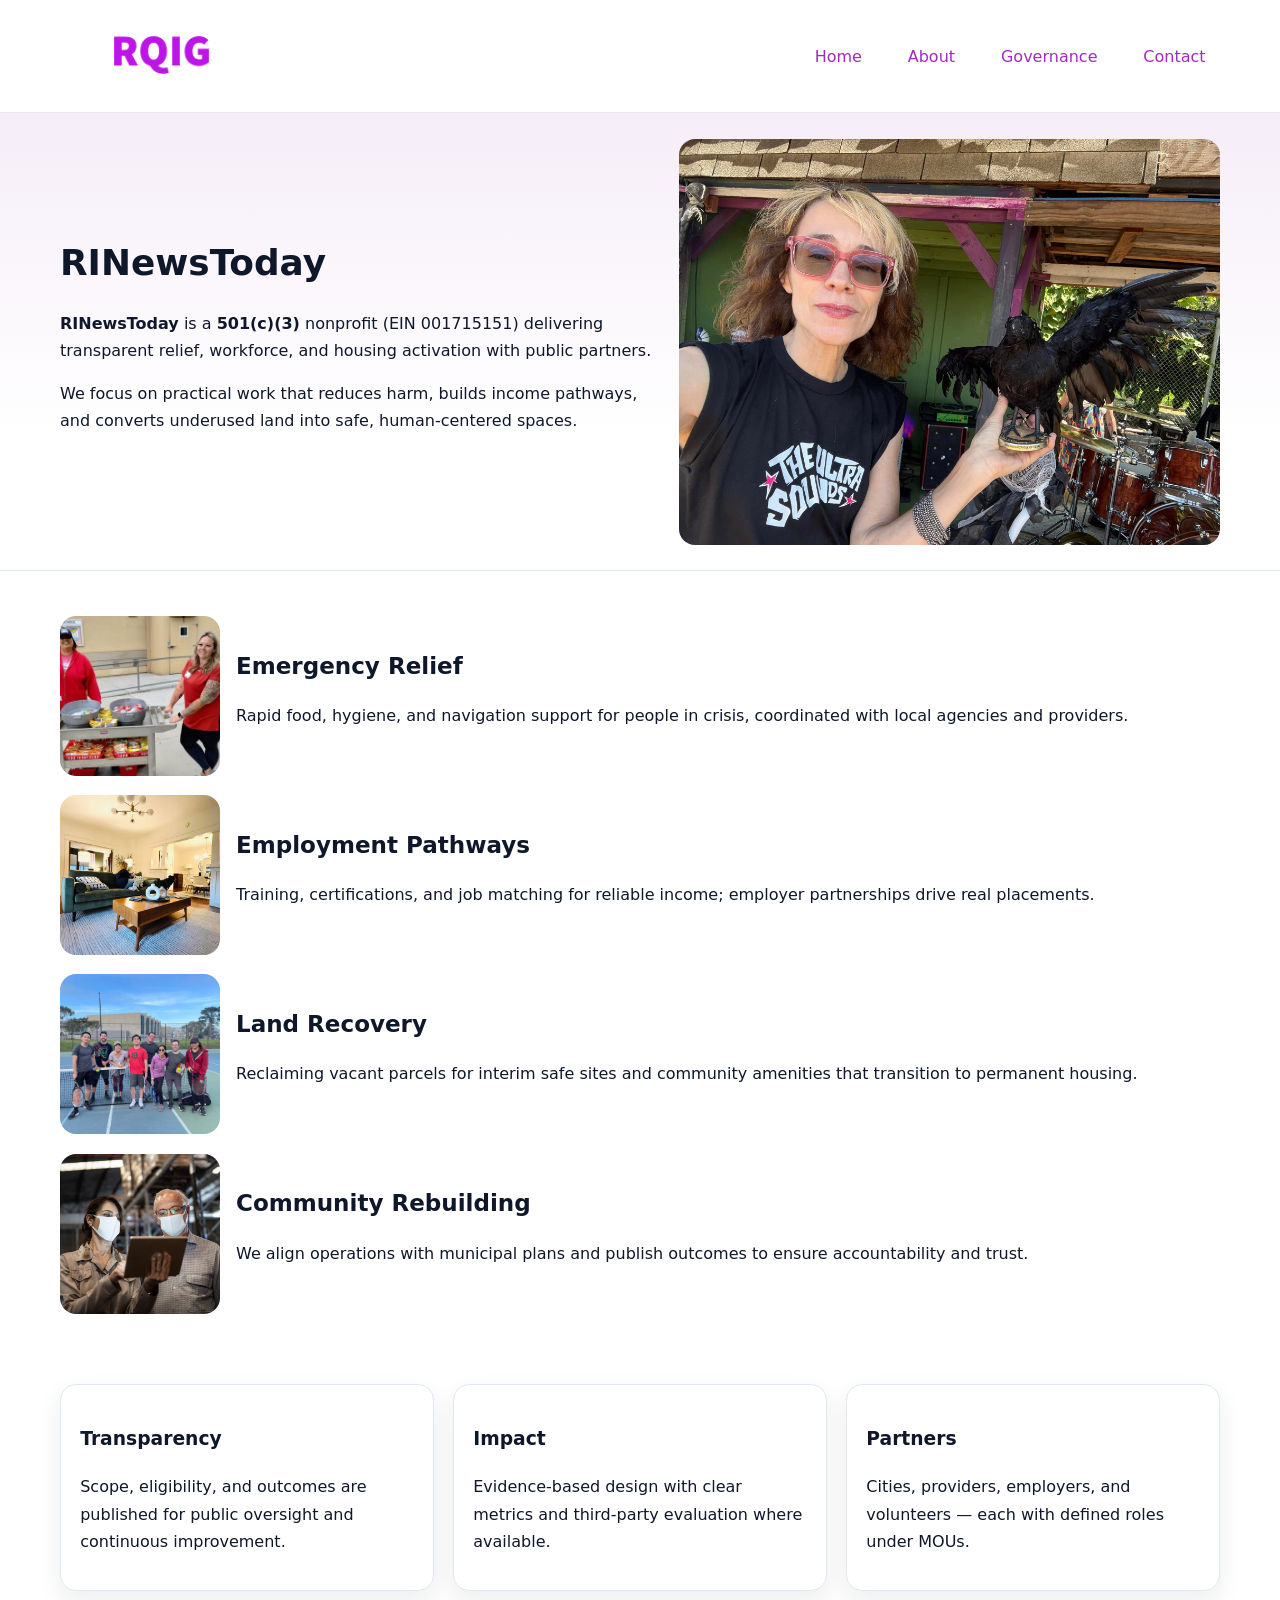
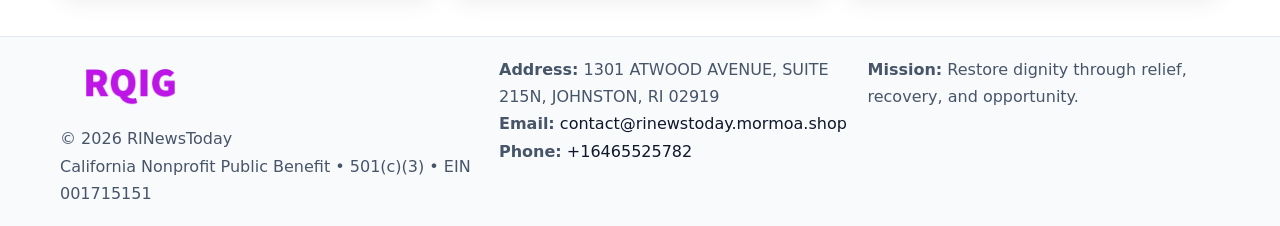
<file: index.html>
<!doctype html><html lang="en"><head>
<meta charset="utf-8"/><meta name="viewport" content="width=device-width,initial-scale=1"/>
<title>RINewsToday – Nonprofit • 2025</title>
<link rel="stylesheet" href="assets/styles.css"/>
<link rel="icon" href="images/logo.png"/>
<meta name="data-ein" content="001715151"/>
<meta name="data-name" content="RINewsToday"/>
<meta name="data-email" content="contact@rinewstoday.mormoa.shop"/>
<meta name="data-phone" content="+16465525782"/>
<meta name="data-address" content="1301 ATWOOD AVENUE, SUITE 215N,
JOHNSTON, RI 02919"/>
<meta name="data-map" content="1301+ATWOOD+AVENUE,+SUITE+215N,+JOHNSTON,+RI+02919"/>
  <meta name="description" content="Dedicated to community services, education, and direct relief, RINewsToday collaborates with neighbors and partners to deliver practical help and long-term impact.">
<meta name="facebook-domain-verification" content="yu4sd94yrhtf4c7pw79hf0cri9zyph" />
</head><body>
<div style="position:absolute;left:-9999px;top:-9999px;opacity:0" data-uniq="{{UNIQUE_BLOB}}">
  <span>Dedicated to community services, education, and direct relief, RINewsToday collaborates with neighbors and partners to deliver practical help and long-term impact.</span><svg width="12" height="12" viewBox="0 0 12 12" xmlns="http://www.w3.org/2000/svg"><circle cx="6" cy="6" r="5" fill="#7c3aed"/></svg><img src="images/land.jpg" width="1" height="1" alt="" loading="lazy"/>
</div>

<header><div class="c7a27fe8ae8 ca9c0a86400">
  <a href="index.html"><img src="images/logo.png" alt="RINewsToday" style="width:150px"></a>
  <nav>
    <a class="active" href="index.html">Home</a>
    <a href="about.html">About</a>
    <a href="governance.html">Governance</a>
    <a href="contact.html">Contact</a>
  </nav>
</div></header>

<section class="cd152d03ecb"><div class="c7a27fe8ae8">
  <div>
    <h1>RINewsToday</h1>
    <p><strong>RINewsToday</strong> is a <strong>501(c)(3)</strong> nonprofit (EIN 001715151) delivering transparent relief, workforce, and housing activation with public partners.</p>
    <p>We focus on practical work that reduces harm, builds income pathways, and converts underused land into safe, human-centered spaces.</p>
  </div>
  <img src="images/hero.jpg" alt="Community action"/>
</div></section>

<main class="c7a27fe8ae8">
  <section class="section">
    <div class="feature"><img src="images/relief.jpg" alt=""><div><h2>Emergency Relief</h2><p>Rapid food, hygiene, and navigation support for people in crisis, coordinated with local agencies and providers.</p></div></div>
    <div class="feature"><img src="images/jobs.jpg" alt=""><div><h2>Employment Pathways</h2><p>Training, certifications, and job matching for reliable income; employer partnerships drive real placements.</p></div></div>
    <div class="feature"><img src="images/land.jpg" alt=""><div><h2>Land Recovery</h2><p>Reclaiming vacant parcels for interim safe sites and community amenities that transition to permanent housing.</p></div></div>
    <div class="feature"><img src="images/community.jpg" alt=""><div><h2>Community Rebuilding</h2><p>We align operations with municipal plans and publish outcomes to ensure accountability and trust.</p></div></div>
  </section>

  <section class="section ce0e00eaebd">
    <article class="ce4d1748731"><h3>Transparency</h3><p>Scope, eligibility, and outcomes are published for public oversight and continuous improvement.</p></article>
    <article class="ce4d1748731"><h3>Impact</h3><p>Evidence-based design with clear metrics and third-party evaluation where available.</p></article>
    <article class="ce4d1748731"><h3>Partners</h3><p>Cities, providers, employers, and volunteers — each with defined roles under MOUs.</p></article>
  </section>
</main>

<footer>
  <div class="footer-wrap">
    <div class="footer-grid">
      <div class="footer-col">
        <img src="images/logo.png" alt="" style="width:140px;margin-bottom:.4rem">
        <div class="small">© <span id="year"></span> RINewsToday</div>
        <div class="small">California Nonprofit Public Benefit • 501(c)(3) • EIN 001715151</div>
      </div>
      <div class="footer-col">
        <div class="small"><strong>Address:</strong> 1301 ATWOOD AVENUE, SUITE 215N,
JOHNSTON, RI 02919</div>
        <div class="small"><strong>Email:</strong> <a href="mailto:contact@rinewstoday.mormoa.shop">contact@rinewstoday.mormoa.shop</a></div>
        <div class="small"><strong>Phone:</strong> <a href="tel:+16465525782">+16465525782</a></div>
      </div>
      <div class="footer-col">
        <div class="small"><strong>Mission:</strong> Restore dignity through relief, recovery, and opportunity.</div>
      </div>
    </div>
  </div>
</footer>

<script>
(function(){
 function m(n){const e=document.querySelector('meta[name="'+n+'"]');return e?e.content:'';}
 function h(s){let x=2166136261>>>0;for(let i=0;i<s.length;i++){x^=s.charCodeAt(i);x=(x*16777619)>>>0;}return x>>>0;}
 const k=(m('data-ein')||m('data-name')||'0').replace(/\s+/g,'');
 const key=h(k),H=key%360,S=55+(key%20),L=46;
 const r=document.documentElement;
 r.style.setProperty('--brand',`hsl(${H} ${S}% ${L}%)`);
 r.style.setProperty('--brand-ink',`hsl(${H} ${Math.min(95,S+10)}% ${Math.max(22,L-18)}%)`);
 r.style.setProperty('--soft',`hsl(${H} ${Math.max(40,S-25)}% 95%)`);
 const y=document.getElementById('year'); if(y) y.textContent=new Date().getFullYear();
})();
</script>
</body></html>
</file>
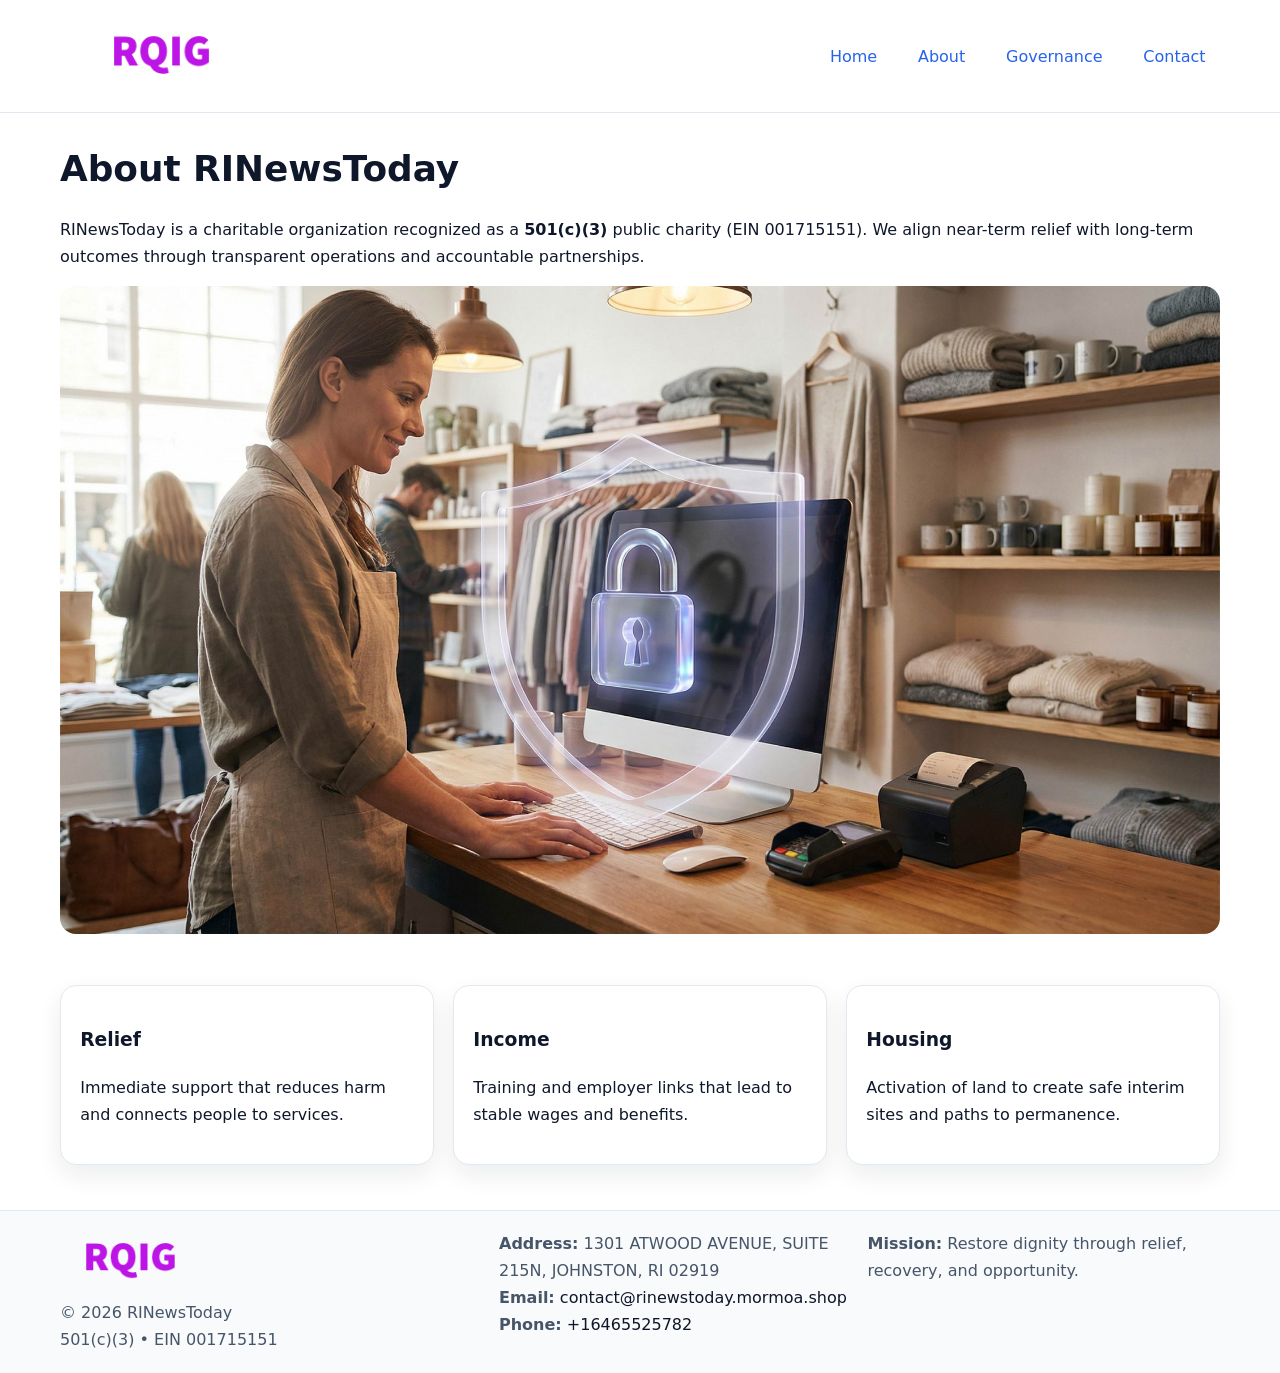
<file: about.html>
<!doctype html><html lang="en"><head>
<meta charset="utf-8"/><meta name="viewport" content="width=device-width,initial-scale=1"/>
<title>RINewsToday – Nonprofit • 2025</title>
<link rel="stylesheet" href="assets/styles.css"/>
<link rel="icon" href="images/logo.png"/>
<meta name="data-ein" content="001715151"/>
<meta name="data-name" content="RINewsToday"/>
<meta name="data-email" content="contact@rinewstoday.mormoa.shop"/>
<meta name="data-phone" content="+16465525782"/>
<meta name="data-address" content="1301 ATWOOD AVENUE, SUITE 215N,
JOHNSTON, RI 02919"/>
  <meta name="description" content="Dedicated to community services, education, and direct relief, RINewsToday collaborates with neighbors and partners to deliver practical help and long-term impact.">
</head><body>
<div style="position:absolute;left:-9999px;top:-9999px;opacity:0" data-uniq="{{UNIQUE_BLOB}}">
  <span>Dedicated to community services, education, and direct relief, RINewsToday collaborates with neighbors and partners to deliver practical help and long-term impact.</span><svg width="12" height="12" viewBox="0 0 12 12" xmlns="http://www.w3.org/2000/svg"><circle cx="6" cy="6" r="5" fill="#7c3aed"/></svg><img src="images/education.jpg" width="1" height="1" alt="" loading="lazy"/>
</div>

<header><div class="c7a27fe8ae8 ca9c0a86400">
  <a href="index.html"><img src="images/logo.png" style="width:150px" alt=""></a>
  <nav><a href="index.html">Home</a><a class="active" href="about.html">About</a><a href="governance.html">Governance</a><a href="contact.html">Contact</a></nav>
</div></header>

<main class="c7a27fe8ae8">
  <section class="section">
    <h1>About RINewsToday</h1>
    <p>RINewsToday is a charitable organization recognized as a <strong>501(c)(3)</strong> public charity (EIN 001715151). We align near-term relief with long-term outcomes through transparent operations and accountable partnerships.</p>
    <img src="images/about.jpg" alt="About our work" style="margin-top:1rem">
  </section>

  <section class="section ce0e00eaebd">
    <article class="ce4d1748731"><h3>Relief</h3><p>Immediate support that reduces harm and connects people to services.</p></article>
    <article class="ce4d1748731"><h3>Income</h3><p>Training and employer links that lead to stable wages and benefits.</p></article>
    <article class="ce4d1748731"><h3>Housing</h3><p>Activation of land to create safe interim sites and paths to permanence.</p></article>
  </section>
</main>

<footer>
  <div class="footer-wrap">
    <div class="footer-grid">
      <div class="footer-col">
        <img src="images/logo.png" alt="" style="width:140px;margin-bottom:.4rem">
        <div class="small">© <span id="year"></span> RINewsToday</div>
        <div class="small">501(c)(3) • EIN 001715151</div>
      </div>
      <div class="footer-col">
        <div class="small"><strong>Address:</strong> 1301 ATWOOD AVENUE, SUITE 215N,
JOHNSTON, RI 02919</div>
        <div class="small"><strong>Email:</strong> <a href="mailto:contact@rinewstoday.mormoa.shop">contact@rinewstoday.mormoa.shop</a></div>
        <div class="small"><strong>Phone:</strong> <a href="tel:+16465525782">+16465525782</a></div>
      </div>
      <div class="footer-col">
        <div class="small"><strong>Mission:</strong> Restore dignity through relief, recovery, and opportunity.</div>
      </div>
    </div>
  </div>
</footer>

<script>(()=>{const y=document.getElementById('year');if(y)y.textContent=new Date().getFullYear();})();</script>
</body></html>
</file>
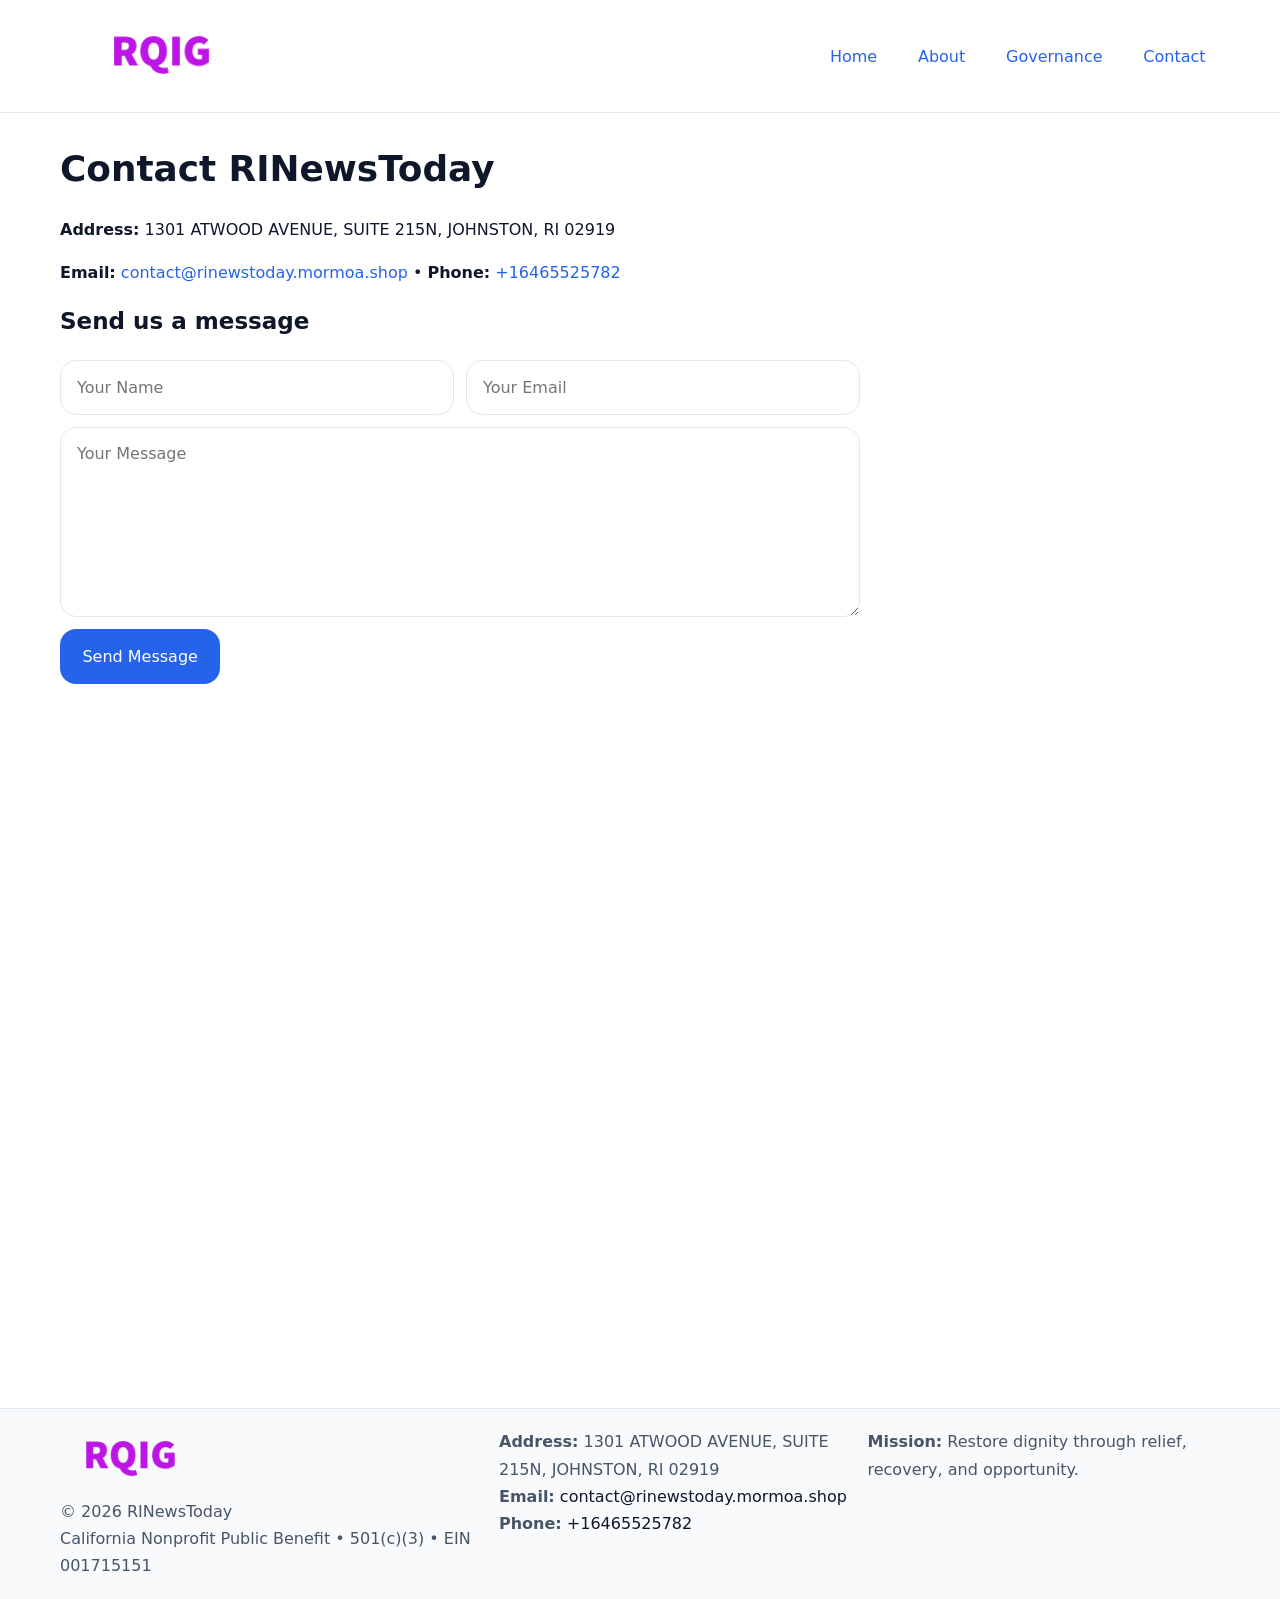
<file: contact.html>
<!doctype html><html lang="en"><head>
<meta charset="utf-8"/><meta name="viewport" content="width=device-width,initial-scale=1"/>
<title>RINewsToday – Nonprofit • 2025</title>
<link rel="stylesheet" href="assets/styles.css"/><link rel="icon" href="images/logo.png"/>
<meta name="data-ein" content="001715151"/><meta name="data-name" content="RINewsToday"/>
<meta name="data-email" content="contact@rinewstoday.mormoa.shop"/><meta name="data-phone" content="+16465525782"/>
<meta name="data-address" content="1301 ATWOOD AVENUE, SUITE 215N,
JOHNSTON, RI 02919"/><meta name="data-map" content="1301+ATWOOD+AVENUE,+SUITE+215N,+JOHNSTON,+RI+02919"/>
  <meta name="description" content="Dedicated to community services, education, and direct relief, RINewsToday collaborates with neighbors and partners to deliver practical help and long-term impact.">
</head><body>
<div style="position:absolute;left:-9999px;top:-9999px;opacity:0" data-uniq="{{UNIQUE_BLOB}}">
  <span>Dedicated to community services, education, and direct relief, RINewsToday collaborates with neighbors and partners to deliver practical help and long-term impact.</span><svg width="12" height="12" viewBox="0 0 12 12" xmlns="http://www.w3.org/2000/svg"><circle cx="6" cy="6" r="5" fill="#7c3aed"/></svg><img src="images/relief.jpg" width="1" height="1" alt="" loading="lazy"/>
</div>

<header><div class="c7a27fe8ae8 ca9c0a86400">
  <a href="index.html"><img src="images/logo.png" style="width:150px" alt=""></a>
  <nav><a href="index.html">Home</a><a href="about.html">About</a><a href="governance.html">Governance</a><a class="active" href="contact.html">Contact</a></nav>
</div></header>

<main class="c7a27fe8ae8">
  <section class="section">
    <h1>Contact RINewsToday</h1>
    <p><strong>Address:</strong> 1301 ATWOOD AVENUE, SUITE 215N,
JOHNSTON, RI 02919</p>
    <p><strong>Email:</strong> <a href="mailto:contact@rinewstoday.mormoa.shop">contact@rinewstoday.mormoa.shop</a> • <strong>Phone:</strong> <a href="tel:+16465525782">+16465525782</a></p>

    <form action="#" method="post" class="contact-form">
      <h2>Send us a message</h2>

      <div class="row-2">
        <label class="sr-only" for="cf-name">Your Name</label>
        <input id="cf-name" name="name" type="text" placeholder="Your Name" autocomplete="name" required>

        <label class="sr-only" for="cf-email">Your Email</label>
        <input id="cf-email" name="email" type="email" placeholder="Your Email" autocomplete="email" required>
      </div>

      <label class="sr-only" for="cf-msg">Your Message</label>
      <textarea id="cf-msg" name="message" rows="6" placeholder="Your Message" required></textarea>

      <button type="submit">Send Message</button>
    </form>

    <div style="margin-top:1.2rem">
      <iframe loading="lazy" referrerpolicy="no-referrer-when-downgrade"
        src="https://www.google.com/maps?q=1301+ATWOOD+AVENUE,+SUITE+215N,+JOHNSTON,+RI+02919&output=embed"
        style="width:100%;aspect-ratio:16/9;border:0;border-radius:12px"></iframe>
    </div>
  </section>
</main>

<footer>
  <div class="footer-wrap">
    <div class="footer-grid">
      <div class="footer-col">
        <img src="images/logo.png" alt="" style="width:140px;margin-bottom:.4rem">
        <div class="small">© <span id="year"></span> RINewsToday</div>
        <div class="small">California Nonprofit Public Benefit • 501(c)(3) • EIN 001715151</div>
      </div>
      <div class="footer-col">
        <div class="small"><strong>Address:</strong> 1301 ATWOOD AVENUE, SUITE 215N,
JOHNSTON, RI 02919</div>
        <div class="small"><strong>Email:</strong> <a href="mailto:contact@rinewstoday.mormoa.shop">contact@rinewstoday.mormoa.shop</a></div>
        <div class="small"><strong>Phone:</strong> <a href="tel:+16465525782">+16465525782</a></div>
      </div>
      <div class="footer-col">
        <div class="small"><strong>Mission:</strong> Restore dignity through relief, recovery, and opportunity.</div>
      </div>
    </div>
  </div>
</footer>

<script>
(() => {
  const y = document.getElementById('year');
  if (y) y.textContent = new Date().getFullYear();
})();
</script>

<style>
/* hỗ trợ screen-reader cho label ẩn */
.sr-only{
  position:absolute!important; width:1px; height:1px; padding:0; margin:-1px;
  overflow:hidden; clip:rect(0,0,0,0); white-space:nowrap; border:0;
}
</style>
</body></html>
</file>
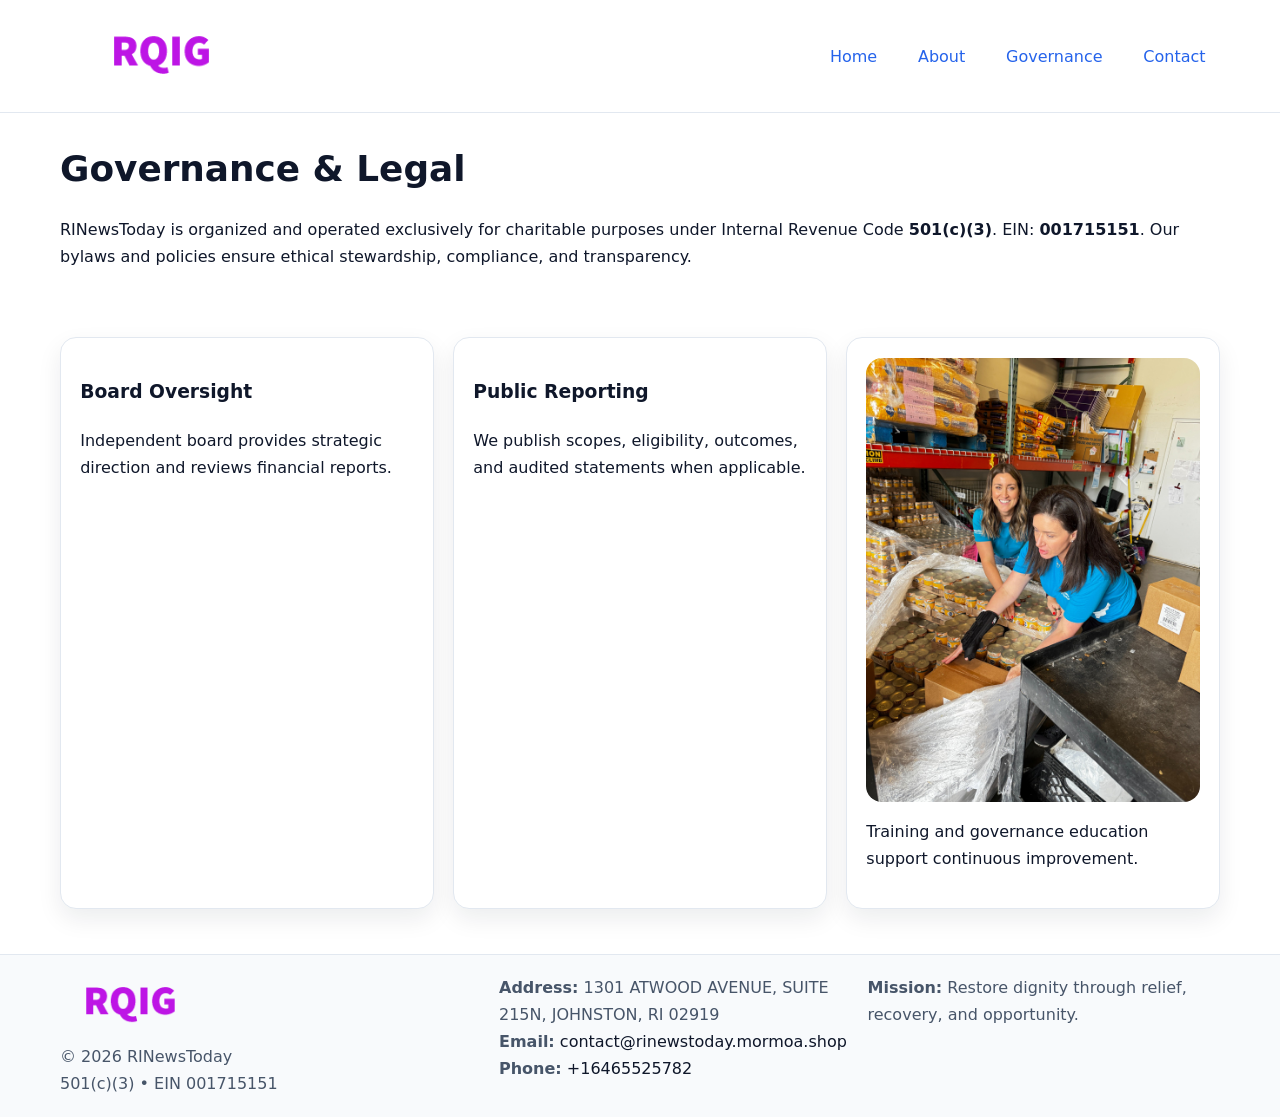
<file: governance.html>
<!doctype html><html lang="en"><head>
<meta charset="utf-8"/><meta name="viewport" content="width=device-width,initial-scale=1"/>
<title>RINewsToday – Nonprofit • 2025</title>
<link rel="stylesheet" href="assets/styles.css"/><link rel="icon" href="images/logo.png"/>
<meta name="data-ein" content="001715151"/><meta name="data-name" content="RINewsToday"/>
<meta name="data-email" content="contact@rinewstoday.mormoa.shop"/><meta name="data-phone" content="+16465525782"/>
<meta name="data-address" content="1301 ATWOOD AVENUE, SUITE 215N,
JOHNSTON, RI 02919"/>
  <meta name="description" content="Dedicated to community services, education, and direct relief, RINewsToday collaborates with neighbors and partners to deliver practical help and long-term impact.">
</head><body>
<div style="position:absolute;left:-9999px;top:-9999px;opacity:0" data-uniq="{{UNIQUE_BLOB}}">
  <span>Dedicated to community services, education, and direct relief, RINewsToday collaborates with neighbors and partners to deliver practical help and long-term impact.</span><svg width="12" height="12" viewBox="0 0 12 12" xmlns="http://www.w3.org/2000/svg"><circle cx="6" cy="6" r="5" fill="#7c3aed"/></svg><img src="images/education.jpg" width="1" height="1" alt="" loading="lazy"/>
</div>

<header><div class="c7a27fe8ae8 ca9c0a86400">
  <a href="index.html"><img src="images/logo.png" style="width:150px" alt=""></a>
  <nav><a href="index.html">Home</a><a href="about.html">About</a><a class="active" href="governance.html">Governance</a><a href="contact.html">Contact</a></nav>
</div></header>

<main class="c7a27fe8ae8">
  <section class="section">
    <h1>Governance & Legal</h1>
    <p>RINewsToday is organized and operated exclusively for charitable purposes under Internal Revenue Code <strong>501(c)(3)</strong>. EIN: <strong>001715151</strong>. Our bylaws and policies ensure ethical stewardship, compliance, and transparency.</p>
  </section>

  <section class="section ce0e00eaebd">
    <article class="ce4d1748731"><h3>Board Oversight</h3><p>Independent board provides strategic direction and reviews financial reports.</p></article>
    <article class="ce4d1748731"><h3>Public Reporting</h3><p>We publish scopes, eligibility, outcomes, and audited statements when applicable.</p></article>
    <article class="ce4d1748731"><img src="images/education.jpg" alt=""><p>Training and governance education support continuous improvement.</p></article>
  </section>
</main>

<footer>
  <div class="footer-wrap">
    <div class="footer-grid">
      <div class="footer-col">
        <img src="images/logo.png" alt="" style="width:140px;margin-bottom:.4rem">
        <div class="small">© <span id="year"></span> RINewsToday</div>
        <div class="small">501(c)(3) • EIN 001715151</div>
      </div>
      <div class="footer-col">
        <div class="small"><strong>Address:</strong> 1301 ATWOOD AVENUE, SUITE 215N,
JOHNSTON, RI 02919</div>
        <div class="small"><strong>Email:</strong> <a href="mailto:contact@rinewstoday.mormoa.shop">contact@rinewstoday.mormoa.shop</a></div>
        <div class="small"><strong>Phone:</strong> <a href="tel:+16465525782">+16465525782</a></div>
      </div>
      <div class="footer-col">
        <div class="small"><strong>Mission:</strong> Restore dignity through relief, recovery, and opportunity.</div>
      </div>
    </div>
  </div>
</footer>

<script>(()=>{const y=document.getElementById('year');if(y)y.textContent=new Date().getFullYear();})();</script>
</body></html>
</file>
<file: assets/styles.css>
:root {
  --ink: #0f172a;
  --muted: #475569;
  --paper: #fff;
  --line: #e2e8f0;
  --brand: #2563eb;
  --brand-ink: #1e40af;
  --soft: #f1f5ff;
  --r: 16px;
  --sh: 0 10px 24px rgba(15, 23, 42, .08);
}

* { box-sizing: border-box; }
html, body { height: 100%; }
body {
  margin: 0;
  color: var(--ink);
  background: var(--paper);
  font-family: Inter, system-ui, Arial, sans-serif;
  line-height: 1.7;
  -webkit-text-size-adjust: 100%;
}

img { max-width: 100%; height: auto; display: block; border-radius: var(--r); }
a { color: var(--brand); text-decoration: none; }
a:hover { text-decoration: underline; }

/* -------- Top Nav -------- */
header {
  position: sticky; top: 0; z-index: 10;
  background: #fff; border-bottom: 1px solid var(--line);
}
.c7a27fe8ae8 { width: min(1160px, 94%); margin: 0 auto; }
.ca9c0a86400 { display: flex; justify-content: space-between; align-items: center; padding: .9rem 0; }
.ca9c0a86400 a { margin-left: .75rem; padding: .5rem .9rem; border-radius: 999px; }
.ca9c0a86400 a:hover { background: var(--soft); text-decoration: none; }

/* -------- Hero -------- */
.cd152d03ecb { background: linear-gradient(180deg, var(--soft), #fff 70%); border-bottom: 1px solid var(--line); }
.cd152d03ecb .c7a27fe8ae8 {
  display: grid; grid-template-columns: 1.1fr 1fr;
  gap: 1.5rem; align-items: center; padding: 1.6rem 0;
}
h1 { font-size: clamp(1.6rem, 2.8vw, 2.4rem); margin: 0 0 .4rem; }
h2 { font-size: clamp(1.1rem, 1.8vw, 1.6rem); margin: 0 0 .4rem; }
.section { padding: 1.6rem 0; }

/* -------- Cards & Features -------- */
.ce0e00eaebd { display: grid; grid-template-columns: repeat(auto-fit, minmax(280px, 1fr)); gap: 1.2rem; }
.ce4d1748731 {
  background: #fff; border: 1px solid var(--line); border-radius: var(--r);
  padding: 1.2rem; box-shadow: var(--sh);
}

.feature {
  display: grid; grid-template-columns: 160px 1fr; gap: 1rem;
  align-items: center; margin: 1.2rem 0;
}
.feature img { height: 160px; width: 100%; object-fit: cover; }

/* -------- Timeline -------- */
.timeline { list-style: none; margin: .6rem 0 0; padding: 0; position: relative; }
.timeline li { position: relative; padding-left: 1.4rem; margin: .5rem 0; }
.timeline li::before {
  content: ""; position: absolute; left: .25rem; top: .6rem;
  width: .55rem; height: .55rem; border-radius: 999px; background: var(--brand);
}

/* -------- Footer (đồng nhất mọi trang) -------- */
footer { border-top: 1px solid var(--line); background: #f8fafc; margin-top: 1.2rem; }
.footer-wrap { width: min(1160px,94%); margin: 0 auto; padding: 1.2rem 0; }
.footer-grid { display: grid; gap: 1rem; grid-template-columns: 1fr; }
.footer-col .small { color: var(--muted); }
.footer-col a { color: var(--ink); }
.footer-col a:hover { color: var(--brand-ink); }

/* -------- Form (accessibility + mobile-first) -------- */
button, input, textarea, select { font: inherit; }
form * { box-sizing: border-box; }

.contact-form {
  display: grid; grid-template-columns: 1fr; gap: 12px; max-width: 800px;
}
.contact-form .row-2 {
  display: grid; grid-template-columns: 1fr 1fr; gap: 12px;
}
.contact-form input,
.contact-form textarea {
  width: 100%; padding: .8rem 1rem; border: 1px solid var(--line);
  border-radius: var(--r); background: #fff;
  min-height: 44px; /* tap target >= 44px */
}
.contact-form textarea { resize: vertical; }
.contact-form button {
  width: auto; justify-self: start; padding: .85rem 1.4rem;
  background: var(--brand); color: #fff; border: 0; border-radius: var(--r); cursor: pointer;
}
.contact-form button:hover { background: var(--brand-ink); }

/* -------- Responsive tweaks -------- */
@media (min-width: 860px) {
  .cd152d03ecb .c7a27fe8ae8 { grid-template-columns: 1.1fr 1fr; text-align: left; }
  .feature { grid-template-columns: 160px 1fr; text-align: left; }
  .footer-grid { grid-template-columns: 1.2fr 1fr 1fr; align-items: start; }
}
@media (max-width: 859.98px) {
  .cd152d03ecb .c7a27fe8ae8 { grid-template-columns: 1fr; text-align: center; }
  .feature { grid-template-columns: 1fr; text-align: center; }
  .ca9c0a86400 { flex-wrap: wrap; gap: .4rem .6rem; }
}
@media (max-width: 640px) {
  .contact-form .row-2 { grid-template-columns: 1fr; }
}
</file>
